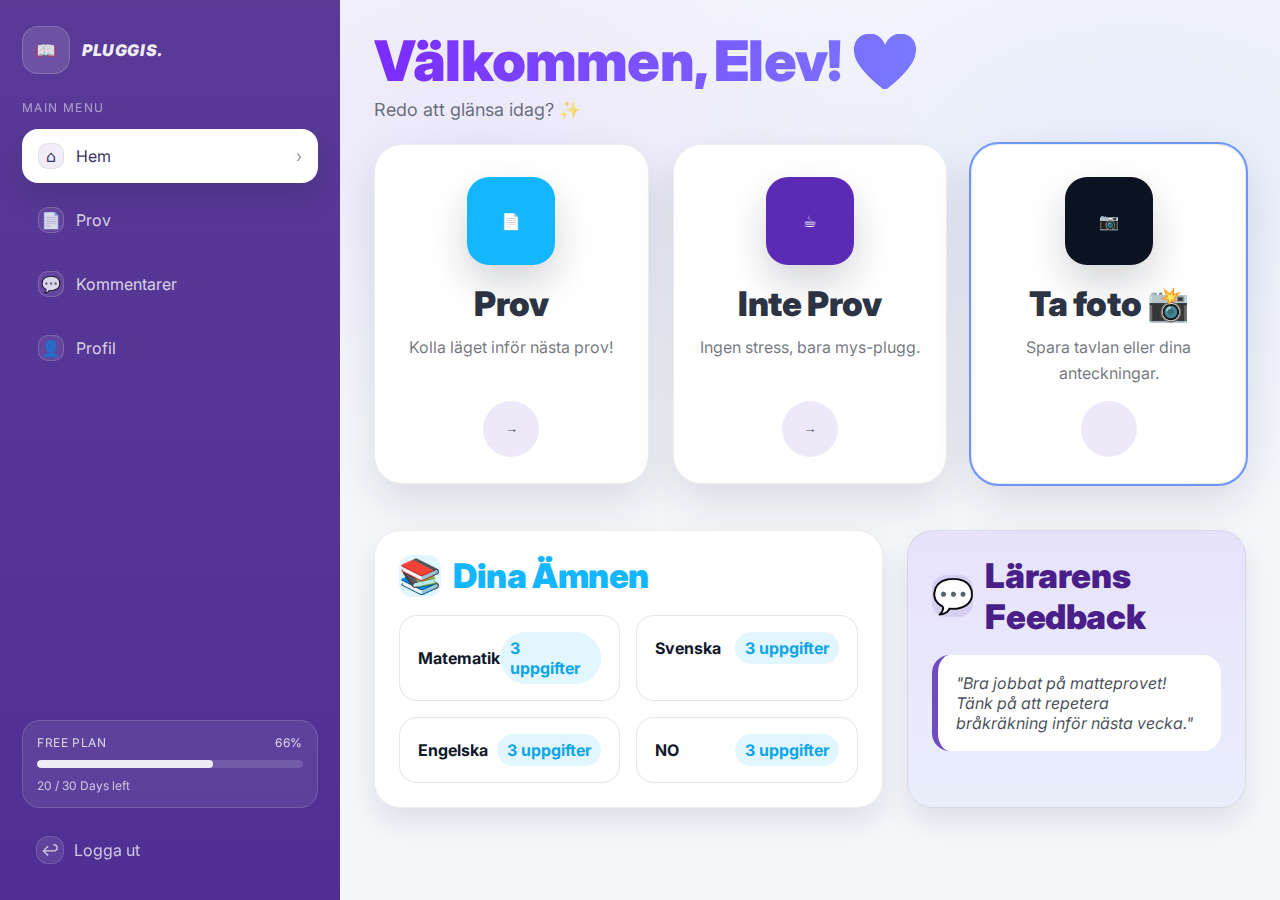
<file: home.html>
<!doctype html>
<html lang="sv">
<head>
  <meta charset="utf-8" />
  <meta name="viewport" content="width=device-width,initial-scale=1" />
  <title>Pluggis - Hem</title>
  <link rel="stylesheet" href="styles.css" />
<script defer src="app.js"></script>
</head>

<body>
  <div class="app">
    <aside class="sidebar">
      <div class="sidebar-brand">
        <div class="sidebar-logo">📖</div>
        <div class="sidebar-title">PLUGGIS.</div>
      </div>

      <div class="sidebar-section">MAIN MENU</div>

      <nav class="nav">
        <a class="active" href="home.html">
          <span class="icon">⌂</span> Hem <span style="margin-left:auto;opacity:.55;">›</span>
        </a>
        <a href="prov.html">
          <span class="icon">📄</span> Prov
        </a>
        <a href="kommentarer.html">
          <span class="icon">💬</span> Kommentarer
        </a>
        <a href="profil.html">
          <span class="icon">👤</span> Profil
        </a>
      </nav>

      <div class="sidebar-bottom">
        <div class="plan">
          <div class="plan-head">
            <span>FREE PLAN</span>
            <span>66%</span>
          </div>
          <div class="progress"><span></span></div>
          <div class="plan-foot">20 / 30 Days left</div>
        </div>

        <a class="logout" href="#" id="logoutBtn">
          <span style="width:28px;height:28px;border-radius:12px;display:grid;place-items:center;background:rgba(255,255,255,.10);border:1px solid rgba(255,255,255,.16);">↩</span>
          Logga ut
        </a>
      </div>
    </aside>

    <main class="content">
      <h1 class="page-title">Välkommen, <span id="firstName">Elev</span>! 💜</h1>
      <div class="page-sub">Redo att glänsa idag? ✨</div>

      <section class="dashboard-grid">
        <article class="bigcard">
          <div class="tile blue">📄</div>
          <h3>Prov</h3>
          <p>Kolla läget inför nästa prov!</p>
          <button class="go" onclick="location.href='prov.html'">→</button>
        </article>

        <article class="bigcard">
          <div class="tile purple">☕</div>
          <h3>Inte Prov</h3>
          <p>Ingen stress, bara mys-plugg.</p>
          <button class="go" onclick="location.href='inteprov.html'">→</button>
        </article>

        <article class="bigcard active">
          <div class="tile dark">📷</div>
          <h3>Ta foto 📸</h3>
          <p>Spara tavlan eller dina anteckningar.</p>
          <button class="go" onclick="location.href='upload.html'"></button>
        </article>
      </section>

      <section style="margin-top:24px; display:grid; grid-template-columns: 1.2fr .8fr; gap:24px;">
        <div class="section-card" style="min-height:260px;">
          <h3 style="display:flex; align-items:center; gap:12px;">
            <span style="width:42px;height:42px;border-radius:14px;background:rgba(19,182,255,.12);display:grid;place-items:center;">📚</span>
            <span style="color:#13b6ff;font-weight:900;">Dina Ämnen</span>
          </h3>

          <div style="margin-top:18px; display:grid; grid-template-columns: 1fr 1fr; gap:16px;">
            <div class="card" style="padding:16px 18px; border-radius:18px; box-shadow:none;">
              <div style="display:flex; justify-content:space-between; align-items:center;">
                <strong>Matematik</strong>
                <span style="padding:6px 10px;border-radius:999px;background:rgba(19,182,255,.12);color:#0ea5e9;font-weight:700;">3 uppgifter</span>
              </div>
            </div>
            <div class="card" style="padding:16px 18px; border-radius:18px; box-shadow:none;">
              <div style="display:flex; justify-content:space-between; align-items:center;">
                <strong>Svenska</strong>
                <span style="padding:6px 10px;border-radius:999px;background:rgba(19,182,255,.12);color:#0ea5e9;font-weight:700;">3 uppgifter</span>
              </div>
            </div>
            <div class="card" style="padding:16px 18px; border-radius:18px; box-shadow:none;">
              <div style="display:flex; justify-content:space-between; align-items:center;">
                <strong>Engelska</strong>
                <span style="padding:6px 10px;border-radius:999px;background:rgba(19,182,255,.12);color:#0ea5e9;font-weight:700;">3 uppgifter</span>
              </div>
            </div>
            <div class="card" style="padding:16px 18px; border-radius:18px; box-shadow:none;">
              <div style="display:flex; justify-content:space-between; align-items:center;">
                <strong>NO</strong>
                <span style="padding:6px 10px;border-radius:999px;background:rgba(19,182,255,.12);color:#0ea5e9;font-weight:700;">3 uppgifter</span>
              </div>
            </div>
          </div>
        </div>

        <div class="section-card" style="min-height:260px; background:linear-gradient(180deg, rgba(106,52,255,.10), rgba(122,167,255,.10));">
          <h3 style="display:flex; align-items:center; gap:12px; color:var(--purple-700);">
            <span style="width:42px;height:42px;border-radius:14px;background:rgba(91,43,182,.12);display:grid;place-items:center;">💬</span>
            Lärarens Feedback
          </h3>

          <div style="margin-top:18px; background:#fff; border-radius:18px; border-left:6px solid rgba(91,43,182,.85); padding:18px 18px; color:rgba(15,23,42,.78); font-style:italic;">
            "Bra jobbat på matteprovet! Tänk på att repetera bråkräkning inför nästa vecka."
          </div>
        </div>
      </section>
    </main>
  </div>
</body>
</html>
</file>
<file: styles.css>
@import url('https://fonts.googleapis.com/css2?family=Inter:wght@400;600;700;800;900&display=swap');

:root{
  --bg: #f6f7fb;
  --text: #0f172a;
  --muted: #64748b;

  --purple-900:#2a0b55;
  --purple-800:#3a1572;
  --purple-700:#4a1f8a;
  --purple-600:#5b2bb6;
  --purple-500:#6a34ff;

  --sidebar:#5a3a97;
  --sidebar-2:#4f2f93;

  --card:#ffffff;
  --stroke: rgba(15,23,42,.10);

  --shadow: 0 18px 45px rgba(15,23,42,.12);
  --shadow-soft: 0 14px 30px rgba(15,23,42,.10);

  --radius: 22px;
  --radius-lg: 28px;

  --blue-900:#0a2a86;
  --blue-800:#0b3bb7;
  --blue-700:#0d55ff;
}

*{ box-sizing: border-box; }
html,body{ height:100%; }
body{
  margin:0;
  font-family: Inter, system-ui, -apple-system, Segoe UI, Roboto, Arial, sans-serif;
  color: var(--text);
  background: var(--bg);
}

a{ color:inherit; text-decoration:none; }
img{ max-width:100%; display:block; }

.wrap{
  width: min(1200px, calc(100% - 48px));
  margin: 0 auto;
}

.btn{
  display:inline-flex;
  align-items:center;
  justify-content:center;
  gap:10px;
  padding: 14px 22px;
  border-radius: 999px;
  border: 1px solid transparent;
  background: var(--purple-600);
  color:#fff;
  font-weight:700;
  box-shadow: 0 14px 30px rgba(91,43,182,.22);
  cursor:pointer;
}
.btn:hover{ filter: brightness(1.02); }
.btn:active{ transform: translateY(1px); }

.btn-outline{
  background: transparent;
  color: var(--purple-700);
  border-color: rgba(91,43,182,.35);
  box-shadow:none;
}

.badge{
  display:inline-flex;
  align-items:center;
  gap:10px;
  padding: 8px 12px;
  border-radius: 999px;
  background: rgba(255,255,255,.65);
  border: 1px solid rgba(15,23,42,.10);
  color: rgba(15,23,42,.75);
  font-weight:600;
}

.card{
  background: var(--card);
  border: 1px solid var(--stroke);
  border-radius: var(--radius);
  box-shadow: var(--shadow-soft);
}

.field label{
  display:block;
  font-weight:700;
  color: rgba(15,23,42,.75);
  margin-bottom: 10px;
}

.input, select, textarea{
  width:100%;
  border-radius: 999px;
  border: 1px solid rgba(15,23,42,.10);
  background:#fff;
  padding: 16px 18px;
  font: inherit;
  outline:none;
  box-shadow: 0 10px 22px rgba(15,23,42,.06);
}
textarea{
  border-radius: 18px;
  min-height: 180px;
  resize: vertical;
}

select{
  appearance:none;
  background-image:
    linear-gradient(45deg, transparent 50%, rgba(15,23,42,.35) 50%),
    linear-gradient(135deg, rgba(15,23,42,.35) 50%, transparent 50%);
  background-position:
    calc(100% - 18px) calc(50% - 3px),
    calc(100% - 12px) calc(50% - 3px);
  background-size: 6px 6px, 6px 6px;
  background-repeat:no-repeat;
}

hr.sep{
  border:0;
  height:1px;
  background: rgba(15,23,42,.08);
  margin: 20px 0;
}

h1,h2,h3{ margin:0; }
p{ margin:0; color: rgba(15,23,42,.72); line-height: 1.65; }

.footer{
  padding: 22px 0;
  color: rgba(15,23,42,.55);
}

.hidden{ display:none !important; }

/* =========================
   LANDING / LOGIN PAGE
   ========================= */

body.landing{
  background:
    radial-gradient(900px 600px at 20% 10%, rgba(106,52,255,.10), transparent 55%),
    radial-gradient(900px 600px at 85% 25%, rgba(91,43,182,.10), transparent 55%),
    #fff;
}

.topbar{
  display:flex;
  align-items:center;
  justify-content:space-between;
  padding: 26px 0 10px;
}

.brandmark{
  font-size: 34px;
  font-weight: 900;
  letter-spacing: .2px;
}
.brandmark .accent{ color: var(--purple-600); }

.login-pill{
  padding: 12px 20px;
  border-radius: 999px;
  border: 2px solid rgba(91,43,182,.45);
  color: var(--purple-700);
  font-weight: 800;
  background: #fff;
}

.hero{
  padding: 14px 0 44px;
}
.hero-grid{
  display:grid;
  grid-template-columns: 1.12fr .88fr;
  gap: 44px;
  align-items:center;
}

.hero-title{
  font-size: clamp(48px, 5vw, 74px);
  line-height: .95;
  letter-spacing: -.8px;
  font-weight: 900;
}
.hero-title .accent{ color: var(--purple-600); }

.hero-sub{
  margin-top: 18px;
  font-size: 22px;
  color: rgba(15,23,42,.62);
  max-width: 46ch;
}

.hero-section-title{
  margin-top: 28px;
  font-size: 22px;
  font-weight: 900;
}
.hero-copy{
  margin-top: 10px;
  max-width: 62ch;
  font-size: 18px;
  color: rgba(15,23,42,.66);
}

.hero-actions{
  margin-top: 26px;
}
.hero-actions .btn{
  padding: 18px 26px;
  min-width: 280px;
  font-size: 18px;
}
.hero-actions .btn .arrow{
  font-weight:900;
  margin-left: 6px;
}

.hero-image{
  background: linear-gradient(180deg, rgba(15,23,42,.02), rgba(15,23,42,.04));
  border: 1px solid rgba(15,23,42,.08);
  border-radius: 28px;
  box-shadow: var(--shadow);
  overflow:hidden;
  transform: rotate(0.2deg);
}
.hero-image img{
  width:100%;
  height:auto;
}

/* =========================
   APP LAYOUT WITH SIDEBAR
   ========================= */

.app{
  min-height: 100vh;
  display:grid;
  grid-template-columns: 340px 1fr;
}

.sidebar{
  background: linear-gradient(180deg, var(--sidebar), var(--sidebar-2));
  color: rgba(255,255,255,.92);
  padding: 26px 22px;
  position: sticky;
  top:0;
  height: 100vh;
}

.sidebar-brand{
  display:flex;
  align-items:center;
  gap:12px;
}
.sidebar-logo{
  width: 48px;
  height: 48px;
  border-radius: 16px;
  background: rgba(255,255,255,.12);
  border: 1px solid rgba(255,255,255,.18);
  display:grid;
  place-items:center;
  font-weight:900;
}
.sidebar-title{
  font-weight: 900;
  letter-spacing: .6px;
  font-style: italic;
}

.sidebar-section{
  margin-top: 26px;
  font-size: 12px;
  opacity: .55;
  letter-spacing: 1.4px;
}

.nav{
  margin-top: 14px;
  display:flex;
  flex-direction:column;
  gap: 10px;
}

.nav a{
  display:flex;
  align-items:center;
  gap: 12px;
  padding: 14px 16px;
  border-radius: 16px;
  color: rgba(255,255,255,.78);
}
.nav a:hover{ background: rgba(255,255,255,.08); }

.nav a.active{
  background: #fff;
  color: rgba(38, 24, 82, .92);
  box-shadow: 0 14px 28px rgba(15,23,42,.16);
}

.nav .icon{
  width: 26px;
  height: 26px;
  border-radius: 10px;
  display:grid;
  place-items:center;
  border: 1px solid rgba(255,255,255,.18);
  background: rgba(255,255,255,.08);
}
.nav a.active .icon{
  border-color: rgba(15,23,42,.08);
  background: rgba(91,43,182,.08);
}

.sidebar-bottom{
  position:absolute;
  left: 22px;
  right: 22px;
  bottom: 24px;
  display:flex;
  flex-direction:column;
  gap: 16px;
}

.plan{
  padding: 14px 14px;
  border-radius: 18px;
  border: 1px solid rgba(255,255,255,.14);
  background: rgba(255,255,255,.08);
}
.plan-head{
  display:flex;
  align-items:center;
  justify-content:space-between;
  font-size: 12px;
  letter-spacing: .6px;
  opacity:.85;
}
.progress{
  margin-top: 10px;
  height: 8px;
  border-radius: 999px;
  background: rgba(255,255,255,.14);
  overflow:hidden;
}
.progress > span{
  display:block;
  height:100%;
  width: 66%;
  background: rgba(255,255,255,.88);
  border-radius: 999px;
}
.plan-foot{
  margin-top: 10px;
  font-size: 12px;
  opacity: .75;
}

.logout{
  display:flex;
  align-items:center;
  gap: 10px;
  padding: 12px 14px;
  border-radius: 16px;
  color: rgba(255,255,255,.80);
  opacity: .9;
}
.logout:hover{ background: rgba(255,255,255,.08); }

.content{
  padding: 34px 34px 60px;
  background:
    radial-gradient(900px 600px at 15% 15%, rgba(106,52,255,.08), transparent 50%),
    radial-gradient(900px 600px at 85% 20%, rgba(13,85,255,.07), transparent 55%),
    var(--bg);
}

.page-title{
  font-size: 56px;
  letter-spacing: -.8px;
  line-height: .98;
  font-weight: 900;
  background: linear-gradient(90deg, #7b2cff, #7aa7ff);
  -webkit-background-clip: text;
  background-clip:text;
  color: transparent;
}
.page-sub{
  margin-top: 10px;
  font-size: 18px;
  color: rgba(15,23,42,.62);
}

.dashboard-grid{
  margin-top: 24px;
  display:grid;
  grid-template-columns: repeat(3, minmax(0, 1fr));
  gap: 24px;
}

.bigcard{
  padding: 26px 24px;
  border-radius: 28px;
  background:#fff;
  border: 1px solid rgba(15,23,42,.08);
  box-shadow: var(--shadow);
  min-height: 340px;
  display:flex;
  flex-direction:column;
  align-items:center;
  justify-content:flex-start;
  text-align:center;
}

.bigcard .tile{
  width: 88px;
  height: 88px;
  border-radius: 22px;
  display:grid;
  place-items:center;
  color:#fff;
  box-shadow: 0 18px 38px rgba(15,23,42,.18);
  margin-top: 6px;
}
.tile.blue{ background: #13b6ff; }
.tile.purple{ background: var(--purple-600); }
.tile.dark{ background: #0b1220; }

.bigcard h3{
  margin-top: 18px;
  font-size: 34px;
  font-weight: 900;
  letter-spacing: -.4px;
  color: rgba(15,23,42,.90);
}
.bigcard p{
  margin-top: 10px;
  max-width: 24ch;
  font-size: 16px;
  color: rgba(15,23,42,.60);
}

.bigcard .go{
  margin-top: auto;
  width: 56px;
  height: 56px;
  border-radius: 999px;
  border: 0;
  background: rgba(91,43,182,.10);
  color: rgba(15,23,42,.82);
  display:grid;
  place-items:center;
  cursor:pointer;
}
.bigcard .go:hover{ filter: brightness(1.02); }

.bigcard.active{
  outline: 2px solid rgba(13,85,255,.55);
}

.panel{
  margin-top: 28px;
  background:#fff;
  border: 1px solid rgba(15,23,42,.08);
  border-radius: 30px;
  box-shadow: var(--shadow);
  padding: 28px;
}

.panel h2{
  font-size: 44px;
  font-weight: 900;
  letter-spacing: -.6px;
  color: rgba(15,23,42,.90);
}

.formgrid{
  margin-top: 18px;
  display:grid;
  grid-template-columns: 1fr;
  gap: 16px;
}

.actions{
  margin-top: 18px;
  display:flex;
  gap: 18px;
  flex-wrap: wrap;
}
.actions .btn{
  padding: 16px 26px;
  min-width: 220px;
}

.section-card{
  margin-top: 22px;
  padding: 24px;
  border-radius: 26px;
  background: #fff;
  border: 1px solid rgba(15,23,42,.08);
  box-shadow: var(--shadow-soft);
}
.section-card h3{
  font-size: 34px;
  font-weight: 900;
  letter-spacing: -.4px;
}
.section-card .empty{
  margin-top: 10px;
  font-style: italic;
  color: rgba(15,23,42,.45);
}

/* =========================
   FOTO PAGE CONTENT BACKGROUND
   ========================= */

.content.photo{
  background: linear-gradient(180deg, rgba(13,85,255,.92), rgba(91,43,182,.90));
  color: rgba(255,255,255,.92);
}
.content.photo .panel,
.content.photo .section-card{
  color: rgba(15,23,42,.92);
}
.content.photo .page-title{
  background: none;
  color: #fff;
  -webkit-text-fill-color: #fff;
}
.content.photo .page-sub{ color: rgba(255,255,255,.80); }
.content.photo .field label{ color: rgba(255,255,255,.88); }
.content.photo .panel h2{ color:#fff; }

.photo .panel{
  background: transparent;
  border: 0;
  box-shadow: none;
  padding: 0;
  margin-top: 6px;
}

.photo-box{
  background: rgba(255,255,255,.10);
  border: 1px solid rgba(255,255,255,.18);
  border-radius: 30px;
  padding: 26px;
  box-shadow: 0 26px 60px rgba(0,0,0,.20);
}

.photo .input, .photo select, .photo textarea{
  box-shadow: none;
  border: 1px solid rgba(15,23,42,.10);
}

.file-row{
  display:flex;
  align-items:center;
  gap: 14px;
  flex-wrap: wrap;
}

.file-btn{
  display:inline-flex;
  align-items:center;
  justify-content:center;
  padding: 12px 18px;
  border-radius: 999px;
  border: 2px solid rgba(255,255,255,.60);
  background: rgba(91,43,182,.55);
  color:#fff;
  font-weight: 800;
  cursor:pointer;
}
.file-name{ color: rgba(255,255,255,.80); }

.photo .btn{
  background: rgba(91,43,182,.70);
  border: 2px solid rgba(255,255,255,.35);
  box-shadow: 0 22px 46px rgba(0,0,0,.18);
}

/* =========================
   RESPONSIVE
   ========================= */

@media (max-width: 980px){
  .hero-grid{ grid-template-columns: 1fr; }
  .app{ grid-template-columns: 1fr; }
  .sidebar{
    position: relative;
    height: auto;
  }
  .sidebar-bottom{
    position: relative;
    left:0; right:0; bottom:0;
    margin-top: 18px;
  }
  .dashboard-grid{ grid-template-columns: 1fr; }
}
</file>
